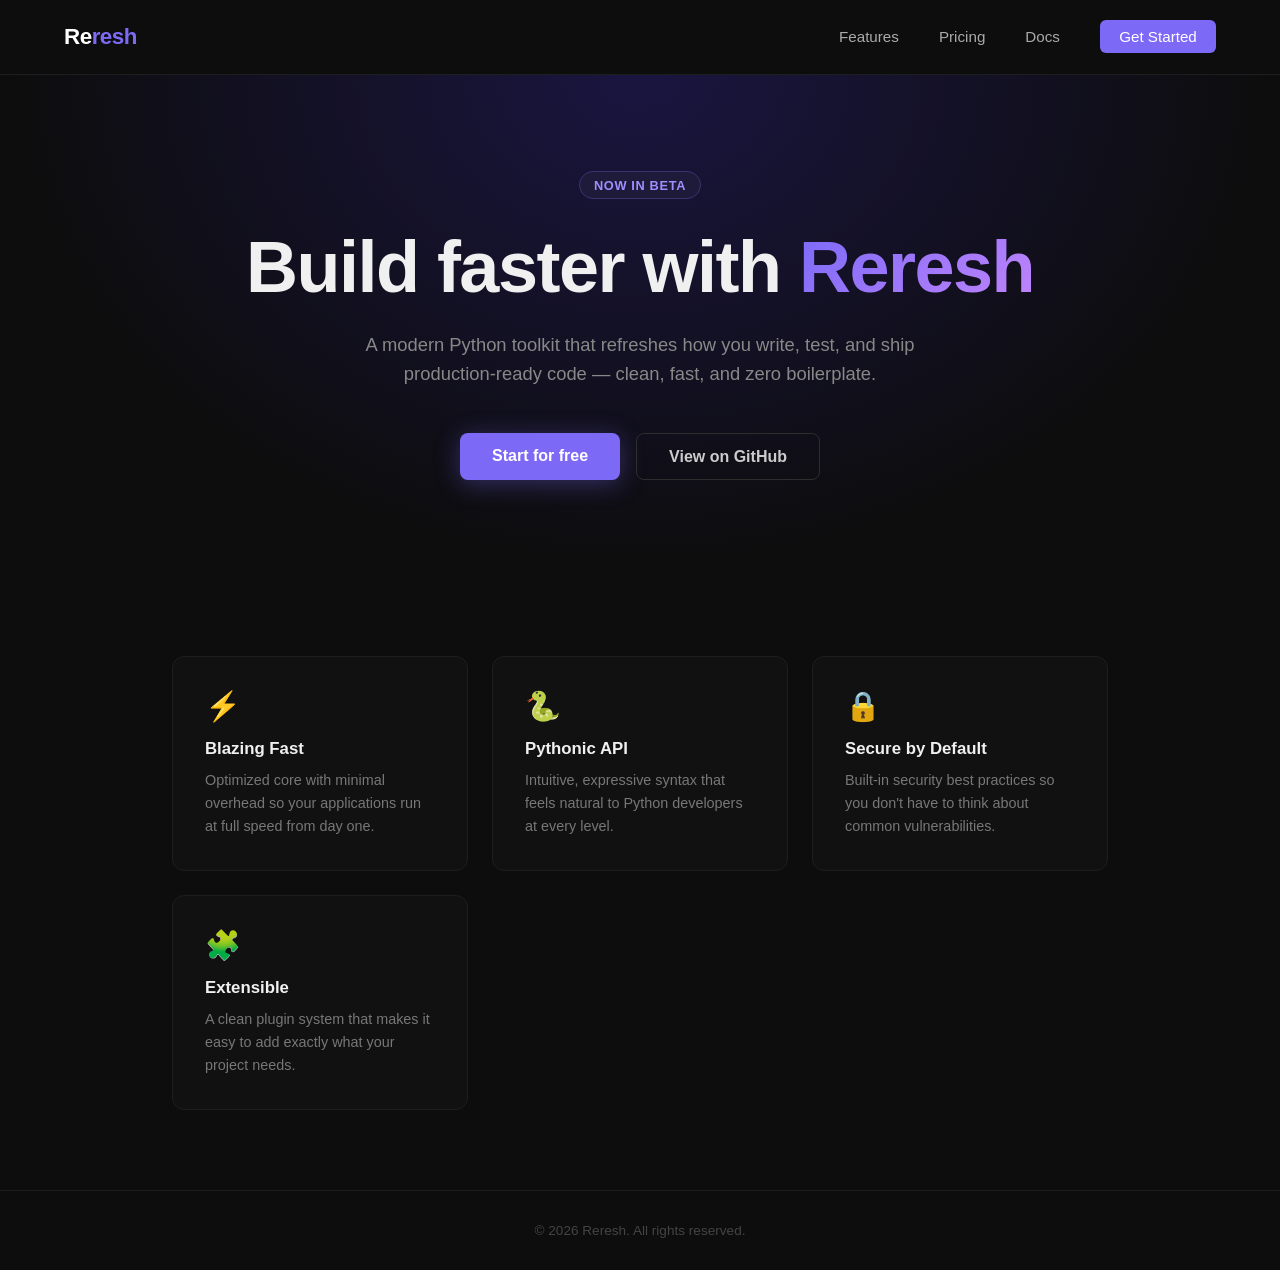
<file: index.html>
<!DOCTYPE html>
<html lang="en">
<head>
  <meta charset="UTF-8" />
  <meta name="viewport" content="width=device-width, initial-scale=1.0" />
  <title>Reresh — Refresh Your Perspective</title>
  <style>
    *, *::before, *::after { box-sizing: border-box; margin: 0; padding: 0; }

    body {
      font-family: -apple-system, BlinkMacSystemFont, "Segoe UI", Roboto, sans-serif;
      background: #0d0d0d;
      color: #f0f0f0;
      min-height: 100vh;
      display: flex;
      flex-direction: column;
    }

    /* Nav */
    nav {
      display: flex;
      justify-content: space-between;
      align-items: center;
      padding: 1.5rem 4rem;
      border-bottom: 1px solid #1e1e1e;
    }

    .logo {
      font-size: 1.4rem;
      font-weight: 700;
      letter-spacing: -0.5px;
      color: #fff;
    }

    .logo span { color: #7c6af7; }

    nav ul {
      list-style: none;
      display: flex;
      gap: 2.5rem;
    }

    nav ul a {
      text-decoration: none;
      color: #aaa;
      font-size: 0.95rem;
      transition: color 0.2s;
    }

    nav ul a:hover { color: #fff; }

    .nav-cta {
      background: #7c6af7;
      color: #fff !important;
      padding: 0.5rem 1.2rem;
      border-radius: 6px;
      font-weight: 500;
      transition: background 0.2s !important;
    }

    .nav-cta:hover { background: #6a59e0 !important; }

    /* Hero */
    .hero {
      flex: 1;
      display: flex;
      flex-direction: column;
      align-items: center;
      justify-content: center;
      text-align: center;
      padding: 6rem 2rem;
      background: radial-gradient(ellipse at 50% 0%, #1a1540 0%, #0d0d0d 70%);
    }

    .badge {
      display: inline-block;
      background: #1e1a3a;
      color: #9e8fff;
      font-size: 0.8rem;
      font-weight: 600;
      letter-spacing: 0.05em;
      text-transform: uppercase;
      padding: 0.35rem 0.9rem;
      border-radius: 999px;
      border: 1px solid #3b3270;
      margin-bottom: 1.8rem;
    }

    h1 {
      font-size: clamp(2.5rem, 6vw, 4.5rem);
      font-weight: 800;
      line-height: 1.1;
      letter-spacing: -1.5px;
      max-width: 820px;
    }

    h1 em {
      font-style: normal;
      background: linear-gradient(135deg, #7c6af7, #c084fc);
      -webkit-background-clip: text;
      -webkit-text-fill-color: transparent;
      background-clip: text;
    }

    .subtitle {
      margin-top: 1.4rem;
      font-size: 1.15rem;
      color: #888;
      max-width: 560px;
      line-height: 1.6;
    }

    .cta-group {
      margin-top: 2.8rem;
      display: flex;
      gap: 1rem;
      flex-wrap: wrap;
      justify-content: center;
    }

    .btn {
      padding: 0.85rem 2rem;
      border-radius: 8px;
      font-size: 1rem;
      font-weight: 600;
      cursor: pointer;
      text-decoration: none;
      transition: transform 0.15s, box-shadow 0.15s;
    }

    .btn:hover { transform: translateY(-2px); }

    .btn-primary {
      background: #7c6af7;
      color: #fff;
      box-shadow: 0 4px 24px rgba(124, 106, 247, 0.35);
    }

    .btn-primary:hover { box-shadow: 0 6px 32px rgba(124, 106, 247, 0.5); }

    .btn-secondary {
      background: transparent;
      color: #ccc;
      border: 1px solid #2e2e2e;
    }

    .btn-secondary:hover { border-color: #555; color: #fff; }

    /* Features */
    .features {
      display: grid;
      grid-template-columns: repeat(auto-fit, minmax(240px, 1fr));
      gap: 1.5rem;
      max-width: 1000px;
      margin: 0 auto;
      padding: 5rem 2rem;
    }

    .card {
      background: #111;
      border: 1px solid #1e1e1e;
      border-radius: 12px;
      padding: 2rem;
      transition: border-color 0.2s;
    }

    .card:hover { border-color: #3b3270; }

    .card-icon {
      font-size: 1.8rem;
      margin-bottom: 1rem;
    }

    .card h3 {
      font-size: 1.05rem;
      font-weight: 600;
      margin-bottom: 0.6rem;
    }

    .card p {
      font-size: 0.9rem;
      color: #777;
      line-height: 1.6;
    }

    /* Footer */
    footer {
      text-align: center;
      padding: 2rem;
      color: #444;
      font-size: 0.85rem;
      border-top: 1px solid #1e1e1e;
    }

    @media (max-width: 600px) {
      nav { padding: 1rem 1.5rem; }
      nav ul { display: none; }
    }
  </style>
</head>
<body>

  <nav>
    <div class="logo">Re<span>resh</span></div>
    <ul>
      <li><a href="#">Features</a></li>
      <li><a href="#">Pricing</a></li>
      <li><a href="#">Docs</a></li>
      <li><a href="#" class="nav-cta">Get Started</a></li>
    </ul>
  </nav>

  <main class="hero">
    <span class="badge">Now in Beta</span>
    <h1>Build faster with <em>Reresh</em></h1>
    <p class="subtitle">
      A modern Python toolkit that refreshes how you write, test, and ship
      production-ready code — clean, fast, and zero boilerplate.
    </p>
    <div class="cta-group">
      <a href="#" class="btn btn-primary">Start for free</a>
      <a href="#" class="btn btn-secondary">View on GitHub</a>
    </div>
  </main>

  <section>
    <div class="features">
      <div class="card">
        <div class="card-icon">⚡</div>
        <h3>Blazing Fast</h3>
        <p>Optimized core with minimal overhead so your applications run at full speed from day one.</p>
      </div>
      <div class="card">
        <div class="card-icon">🐍</div>
        <h3>Pythonic API</h3>
        <p>Intuitive, expressive syntax that feels natural to Python developers at every level.</p>
      </div>
      <div class="card">
        <div class="card-icon">🔒</div>
        <h3>Secure by Default</h3>
        <p>Built-in security best practices so you don't have to think about common vulnerabilities.</p>
      </div>
      <div class="card">
        <div class="card-icon">🧩</div>
        <h3>Extensible</h3>
        <p>A clean plugin system that makes it easy to add exactly what your project needs.</p>
      </div>
    </div>
  </section>

  <footer>
    &copy; 2026 Reresh. All rights reserved.
  </footer>

</body>
</html>
</file>
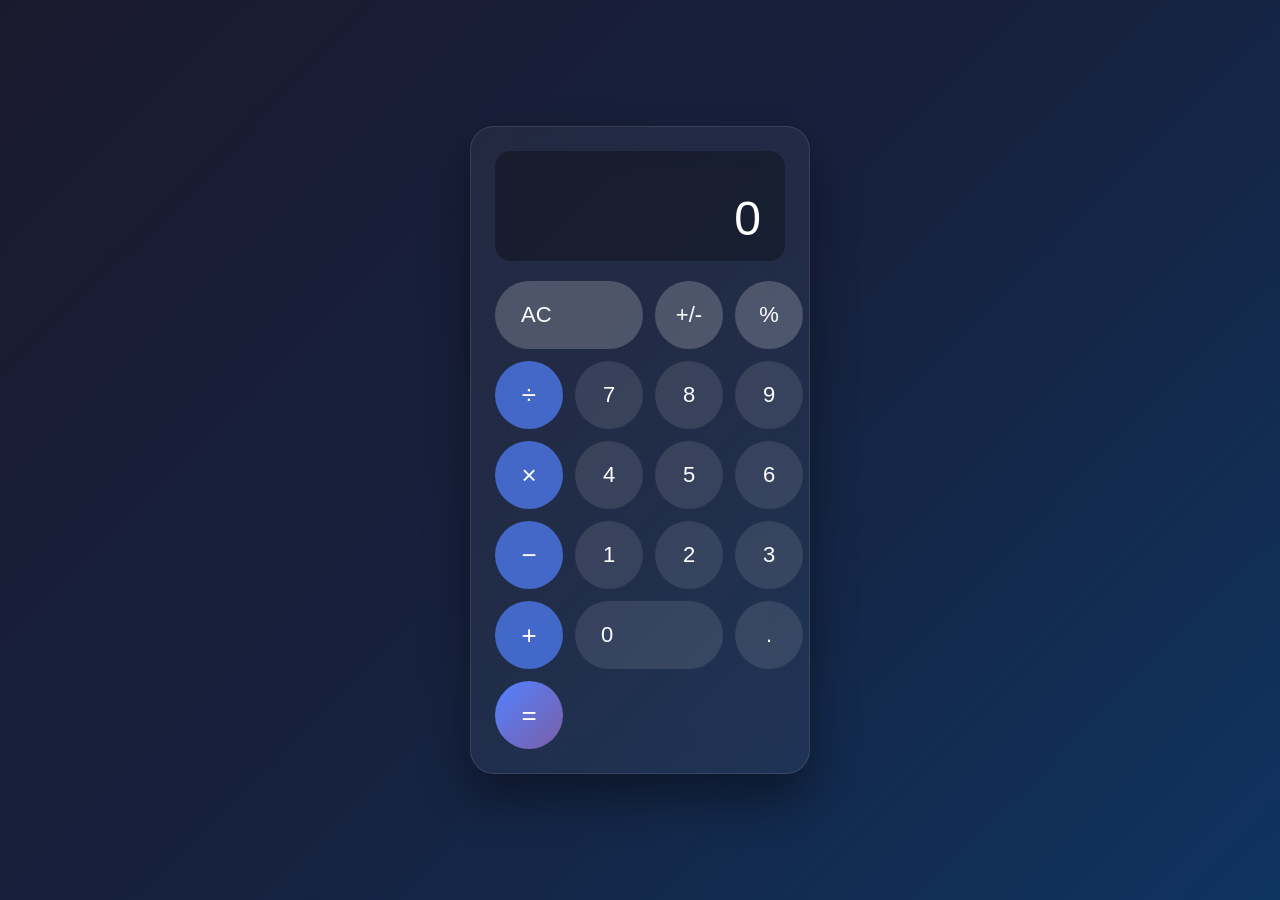
<file: templates/index.html>
<!DOCTYPE html>
<html lang="en">
<head>
  <meta charset="UTF-8" />
  <meta name="viewport" content="width=device-width, initial-scale=1.0" />
  <title>Calculator</title>
  <link rel="stylesheet" href="/static/css/style.css" />
</head>
<body>
  <div class="calculator">
    <div class="display">
      <div class="expression" id="expression"></div>
      <div class="result" id="result">0</div>
    </div>
    <div class="buttons">
      <button class="btn btn-wide btn-secondary" onclick="clearAll()">AC</button>
      <button class="btn btn-secondary" onclick="toggleSign()">+/-</button>
      <button class="btn btn-secondary" onclick="percentage()">%</button>
      <button class="btn btn-operator" onclick="appendOperator('/')">÷</button>

      <button class="btn" onclick="appendNumber('7')">7</button>
      <button class="btn" onclick="appendNumber('8')">8</button>
      <button class="btn" onclick="appendNumber('9')">9</button>
      <button class="btn btn-operator" onclick="appendOperator('*')">×</button>

      <button class="btn" onclick="appendNumber('4')">4</button>
      <button class="btn" onclick="appendNumber('5')">5</button>
      <button class="btn" onclick="appendNumber('6')">6</button>
      <button class="btn btn-operator" onclick="appendOperator('-')">−</button>

      <button class="btn" onclick="appendNumber('1')">1</button>
      <button class="btn" onclick="appendNumber('2')">2</button>
      <button class="btn" onclick="appendNumber('3')">3</button>
      <button class="btn btn-operator" onclick="appendOperator('+')">+</button>

      <button class="btn btn-wide" onclick="appendNumber('0')">0</button>
      <button class="btn" onclick="appendDot()">.</button>
      <button class="btn btn-equals" onclick="calculate()">=</button>
    </div>
  </div>
  <script src="/static/js/calculator.js"></script>
</body>
</html>
</file>
<file: static/css/style.css>
* {
  margin: 0;
  padding: 0;
  box-sizing: border-box;
}

body {
  min-height: 100vh;
  display: flex;
  align-items: center;
  justify-content: center;
  background: linear-gradient(135deg, #1a1a2e 0%, #16213e 50%, #0f3460 100%);
  font-family: -apple-system, BlinkMacSystemFont, "Segoe UI", Roboto, sans-serif;
}

.calculator {
  background: rgba(255, 255, 255, 0.05);
  backdrop-filter: blur(20px);
  border: 1px solid rgba(255, 255, 255, 0.1);
  border-radius: 24px;
  padding: 24px;
  width: 340px;
  box-shadow: 0 25px 45px rgba(0, 0, 0, 0.4);
}

.display {
  background: rgba(0, 0, 0, 0.3);
  border-radius: 16px;
  padding: 20px 24px 16px;
  margin-bottom: 20px;
  min-height: 110px;
  display: flex;
  flex-direction: column;
  align-items: flex-end;
  justify-content: flex-end;
  overflow: hidden;
}

.expression {
  color: rgba(255, 255, 255, 0.4);
  font-size: 16px;
  min-height: 22px;
  word-break: break-all;
  text-align: right;
}

.result {
  color: #ffffff;
  font-size: 48px;
  font-weight: 300;
  word-break: break-all;
  text-align: right;
  line-height: 1.1;
  transition: font-size 0.1s ease;
}

.result.small {
  font-size: 32px;
}

.result.error {
  color: #ff6b6b;
  font-size: 24px;
}

.buttons {
  display: grid;
  grid-template-columns: repeat(4, 1fr);
  gap: 12px;
}

.btn {
  background: rgba(255, 255, 255, 0.1);
  border: none;
  border-radius: 50%;
  width: 68px;
  height: 68px;
  color: #ffffff;
  font-size: 22px;
  font-weight: 400;
  cursor: pointer;
  transition: background 0.15s ease, transform 0.1s ease;
  display: flex;
  align-items: center;
  justify-content: center;
  user-select: none;
}

.btn:hover {
  background: rgba(255, 255, 255, 0.2);
}

.btn:active {
  transform: scale(0.94);
  background: rgba(255, 255, 255, 0.25);
}

.btn-secondary {
  background: rgba(255, 255, 255, 0.2);
  color: #1a1a2e;
  color: #ffffff;
  font-weight: 500;
}

.btn-secondary:hover {
  background: rgba(255, 255, 255, 0.3);
}

.btn-operator {
  background: rgba(82, 130, 255, 0.7);
  color: #ffffff;
  font-size: 26px;
}

.btn-operator:hover {
  background: rgba(82, 130, 255, 0.9);
}

.btn-operator.active {
  background: #ffffff;
  color: #5282ff;
}

.btn-equals {
  background: linear-gradient(135deg, #5282ff, #7b5ea7);
  color: #ffffff;
  font-size: 26px;
}

.btn-equals:hover {
  background: linear-gradient(135deg, #6b95ff, #9370c0);
}

.btn-wide {
  grid-column: span 2;
  border-radius: 34px;
  width: 100%;
  justify-content: flex-start;
  padding-left: 26px;
}
</file>
